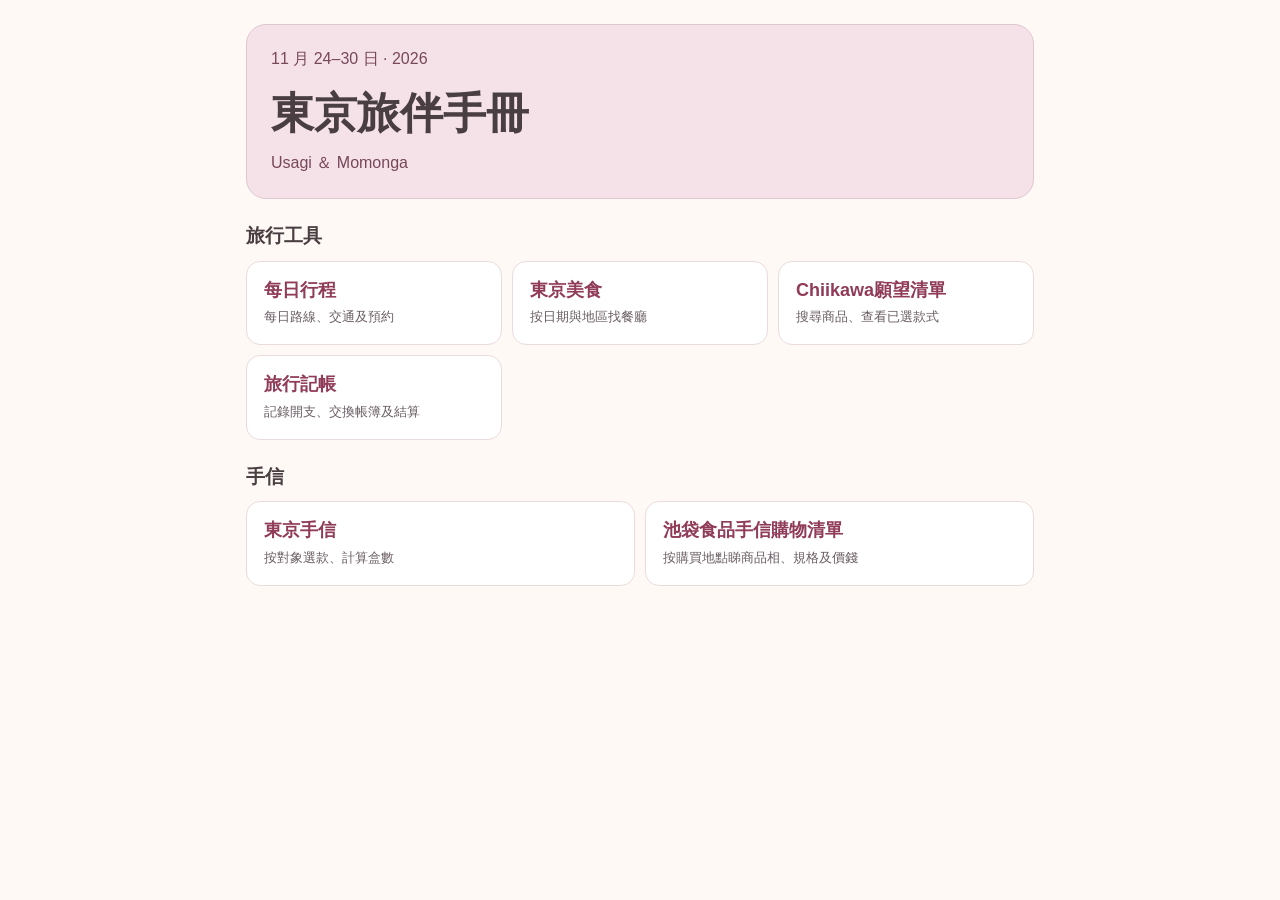
<file: index.html>
<!doctype html><html lang="zh-Hant"><meta charset="utf-8"><meta name="viewport" content="width=device-width,initial-scale=1"><title>東京旅伴手冊</title><style>*{box-sizing:border-box}body{margin:0;background:#fff9f5;color:#493e42;font:16px/1.55 -apple-system,'PingFang TC',sans-serif}main{max-width:820px;margin:auto;padding:24px 16px 45px}header{background:#f5e2e8;border:1px solid #dfc7d0;border-radius:20px;padding:22px 24px}header p{color:#77475a;margin:0}h1{margin:.2em 0 .1em;font-size:clamp(29px,6vw,43px)}h2{font-size:19px;margin:22px 0 10px}.grid{display:grid;grid-template-columns:repeat(auto-fit,minmax(min(225px,100%),1fr));gap:10px}a{display:block;background:white;padding:15px 17px;border:1px solid #eadbdc;border-radius:14px;color:#493e42;text-decoration:none}a:hover,a:focus-visible{outline:2px solid #b34868}strong{display:block;font-size:18px;color:#903b58}small{color:#695d63}.files a{padding:10px 14px;margin:6px 0;background:#eef4f6}</style><main><header><p>11 月 24–30 日 · 2026</p><h1>東京旅伴手冊</h1><p>Usagi ＆ Momonga</p></header><h2>旅行工具</h2><div class="grid"><a href="每日行程.html"><strong>每日行程</strong><small>每日路線、交通及預約</small></a><a href="東京美食.html"><strong>東京美食</strong><small>按日期與地區找餐廳</small></a><a href="Chiikawa願望清單.html"><strong>Chiikawa願望清單</strong><small>搜尋商品、查看已選款式</small></a><a href="ledger/"><strong>旅行記帳</strong><small>記錄開支、交換帳簿及結算</small></a></div><h2>手信</h2><div class="grid"><a href="東京手信.html"><strong>東京手信</strong><small>按對象選款、計算盒數</small></a><a href="池袋食品手信購物清單.html"><strong>池袋食品手信購物清單</strong><small>按購買地點睇商品相、規格及價錢</small></a></div></main></html>
</file>
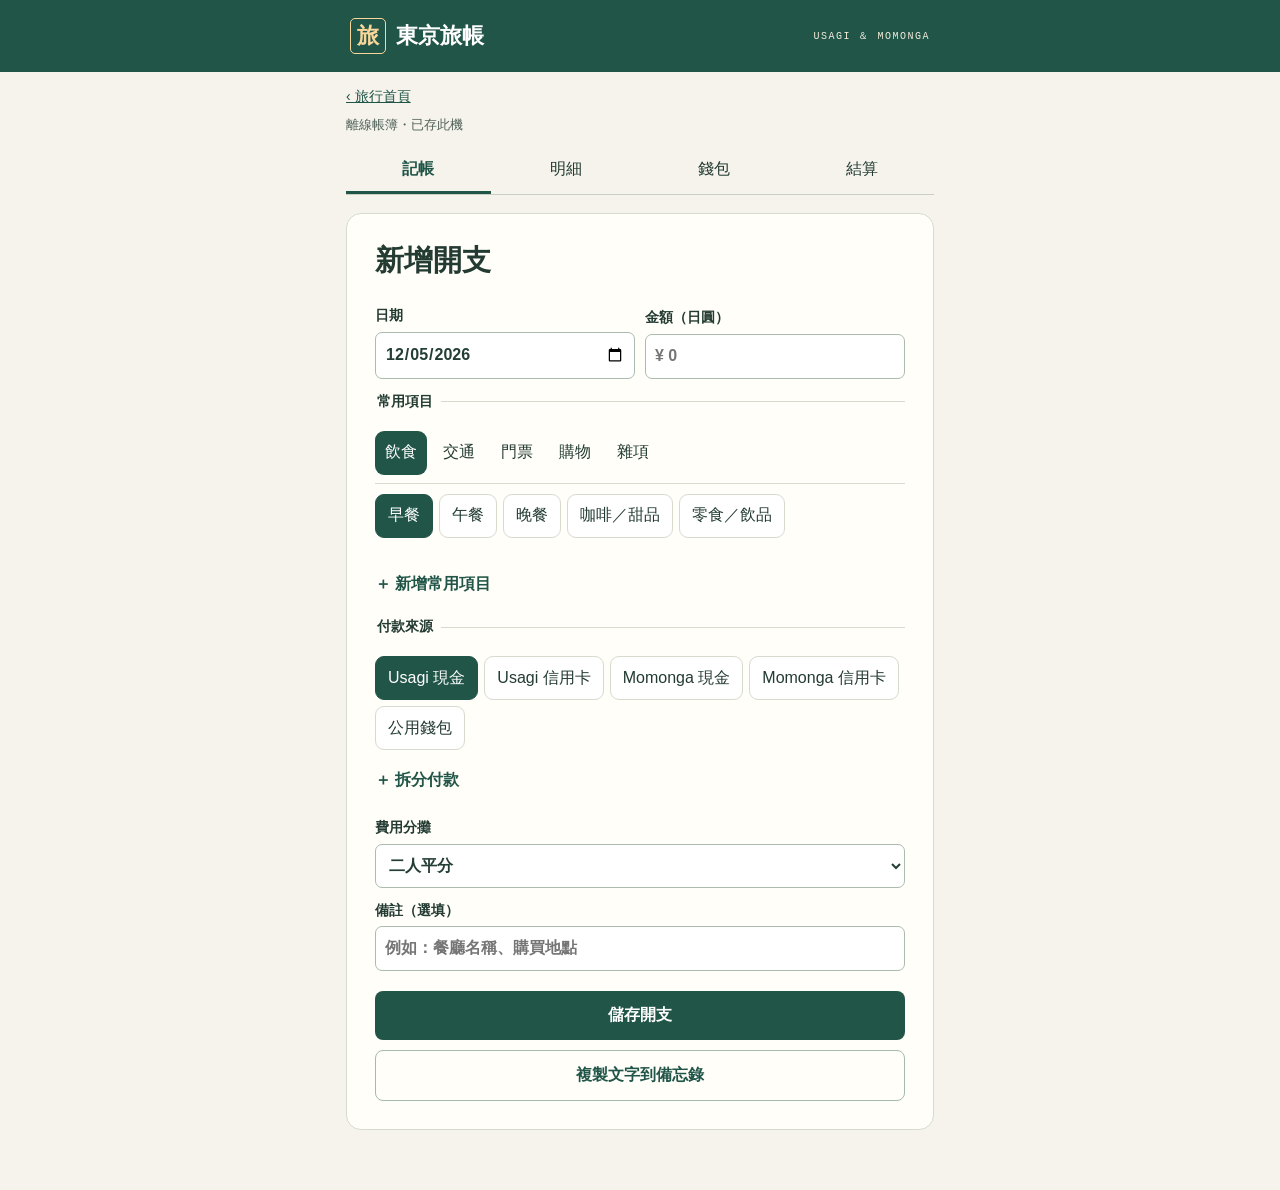
<file: ledger/index.html>
<!DOCTYPE html><html lang="zh-Hant"><head><meta charset="utf-8"><meta name="viewport" content="width=device-width,initial-scale=1,viewport-fit=cover"><meta name="theme-color" content="#215548"><title>東京旅帳 · Usagi & Momonga</title><link rel="stylesheet" href="style.css"><link rel="icon" href="icon.svg"></head><body>
<header><div><span class="mark" aria-hidden="true">旅</span><span>東京旅帳</span></div><small>USAGI ＆ MOMONGA</small></header>
<main><a href="../" style="font-size:14px;color:#215548">‹ 旅行首頁</a><div class="status"><span id="network" role="status"></span><button id="login" type="button" hidden>Google 登入</button></div>
<nav aria-label="主選單"><button data-tab="entry" aria-current="page">記帳</button><button data-tab="ledger">明細</button><button data-tab="wallet">錢包</button><button data-tab="summary">結算</button></nav>
<section id="entry" hidden><h1>新增開支</h1><form id="expense">
<div class="row"><label>日期<input id="day" type="date" required></label><label>金額（日圓）<input id="amount" inputmode="numeric" type="number" min="1" max="999999999" step="1" placeholder="¥ 0" required></label></div>
<fieldset><legend>常用項目</legend><select id="item" hidden aria-label="常用項目"></select><div id="catTabs" class="chips cats" aria-label="項目分類"></div><div id="itemTabs" class="chips" aria-label="項目"></div></fieldset><button type="button" id="addItem" class="link">＋ 新增常用項目</button>
<div id="suicaBox" hidden><label>Suica 卡主<select id="owner"><option>Usagi</option><option>Momonga</option></select></label></div>
<fieldset><legend>付款來源</legend><div id="pays"></div><button type="button" id="addPay" class="link">＋ 拆分付款</button></fieldset>
<label>費用分攤<select id="split"><option value="half">二人平分</option><option>Usagi</option><option>Momonga</option><option value="exact">自訂金額</option></select></label>
<div id="exactBox" hidden><label>Usagi 份額（日圓）<input type="number" min="0" step="1" id="exact" inputmode="numeric"></label></div><p class="hint" id="shares"></p>
<label>備註（選填）<input id="note" maxlength="500" placeholder="例如：餐廳名稱、購買地點"></label>
<button class="primary">儲存開支</button><button type="button" id="copyDraft" class="secondary">複製文字到備忘錄</button></form></section>
<section id="ledger" hidden><h1>開支明細</h1><div class="backup"><h2>交換完整帳簿</h2><p>複製下方某日的全日記錄，用 WhatsApp 傳送整段訊息。收到後貼在這裡，重複匯入只計一次。</p><label>WhatsApp 帳目訊息<textarea id="pasteDay"></textarea></label><button type="button" class="primary" id="mergeDay">貼上後合併</button><button class="secondary" id="backupOut">匯出完整帳簿（JSON）</button><label class="secondary filePick">匯入並合併帳簿<input id="backupIn" type="file" accept=".json,application/json"></label><p role="status" id="mergeResult"></p></div><div id="history"></div></section>
<section id="wallet" hidden><h1>錢包</h1><h2>出發時的私人現金</h2><p class="hint">填寫放入公用錢包前，各人隨身帶備的日圓。每人保留最近填報的金額。</p><div id="openingList"></div><form id="openingForm"><div class="row"><label>成員<select id="openingPerson"><option>Usagi</option><option>Momonga</option></select></label><label>起始現金（日圓）<input id="openingAmount" required type="number" min="0" max="999999999" step="1" inputmode="numeric"></label></div><button class="primary">儲存起始現金</button></form><h2>公用錢包</h2><div id="walletTotals"></div><form id="transfer"><label>交易<select id="kind"><option value="deposit">放入現金</option><option value="return">取回現金</option></select></label><div class="row"><label>成員<select id="person"><option>Usagi</option><option>Momonga</option></select></label><label>日期<input type="date" id="walletDay" required></label></div><label>金額（日圓）<input type="number" id="walletAmount" inputmode="numeric" min="1" max="999999999" step="1" required></label><button class="primary">儲存錢包交易</button></form><h2>錢包收支</h2><div id="walletLog"></div></section>
<section id="summary" hidden><h1>旅程結算</h1><div id="results"></div><button id="export" class="secondary">下載 Excel 帳簿</button></section></main>
<dialog id="newItem"><form id="itemForm"><h2>新增常用項目</h2><label>名稱<input id="itemName" required maxlength="40"></label><label>分類<select id="category"></select></label><button class="primary">加入並選用</button><button class="secondary" type="button" data-close>取消</button></form></dialog>
<dialog id="clipboard"><h2>複製記錄</h2><textarea readonly id="manual"></textarea><button class="secondary" data-close>完成</button></dialog><div role="status" id="toast"></div>
<script src="config.js"></script><script src="book.js"></script><script src="excel.js"></script><script src="backup.js"></script><script src="app.js"></script></body></html>
</file>
<file: ledger/style.css>
:root{font:16px/1.55 "PingFang TC","Microsoft JhengHei",sans-serif;color:#233b32;background:#f5f3ec;--green:#215548;--border:#d7dbce}*{box-sizing:border-box}[hidden]{display:none!important}body{margin:0}header{background:var(--green);color:#fff;padding:18px max(20px,calc((100% - 580px)/2));display:flex;align-items:center;justify-content:space-between;gap:8px}header div{display:flex;align-items:center;gap:10px;font-size:22px;font-weight:700;white-space:nowrap}.mark{border:1px solid #f9d79a;border-radius:5px;color:#f9d79a;padding:0 6px}header small{font:10px monospace;letter-spacing:1.5px}main{max-width:620px;margin:auto;padding:12px 16px 60px}.status{display:flex;justify-content:space-between;align-items:center;color:#506258;font-size:13px;min-height:32px}.status button,.link{color:var(--green);background:none;border:0;font-weight:bold;padding:8px 0;text-align:left}nav{display:flex;gap:3px;border-bottom:1px solid #c9d0c3;margin:4px 0 18px}button{font:inherit;cursor:pointer;color:inherit}nav button{flex:1;border:0;background:none;padding:12px 2px}nav [aria-current]{color:var(--green);font-weight:700;box-shadow:inset 0 -3px var(--green)}section,dialog{background:#fffef9;border:1px solid var(--border);border-radius:15px;padding:clamp(16px,4vw,28px)}h1,h2,p{margin:0 0 14px}h1{font:700 29px/1.3 "Songti TC",serif}h2{font-size:18px;margin-top:20px}label,legend{display:block;font-size:14px;font-weight:bold}label{margin-top:12px}input,select,textarea{display:block;width:100%;min-height:44px;margin:5px 0 0;padding:9px;border:1px solid #abbbae;border-radius:7px;background:white;color:#243e35;font:inherit;font-size:16px;min-width:0}.row,.payrow{display:flex;align-items:end;gap:10px}.row>*{flex:1;min-width:0}.payrow select{flex:1.5}.payrow input{flex:1}.payrow button{border:0;background:none;min-height:44px}fieldset{padding:12px 0 4px;margin:12px 0;border:0;border-top:1px solid var(--border)}legend{padding-right:8px}.primary,.secondary{display:block;width:100%;padding:12px;border-radius:8px;font-weight:700}.primary{background:var(--green);color:white;border:0;margin-top:20px}.secondary{background:transparent;color:var(--green);border:1px solid #a6baaa;margin-top:10px}.hint,small{font-size:13px;color:#57695c}.hint{margin:7px 0}.stat{background:#edf3e9;padding:16px;border-radius:8px;margin:12px 0}.stat strong{display:block;font:700 25px/1.5 Georgia,serif}.line,article{padding:10px 0;border-bottom:1px solid var(--border)}.line,.head{display:flex;justify-content:space-between;gap:12px}.head strong{white-space:nowrap}article p{overflow-wrap:anywhere;margin:4px 0;font-size:14px}.money{font-variant-numeric:tabular-nums}dialog{width:min(420px,92vw);color:inherit}dialog::backdrop{background:#152a2380}#toast:not(:empty){position:fixed;bottom:20px;left:50%;transform:translateX(-50%);background:#243d32;color:white;padding:10px 18px;border-radius:8px;width:max-content;max-width:92vw;z-index:5}textarea{height:8em}button:focus-visible,input:focus-visible,select:focus-visible{outline:3px solid #c48e34}header small{color:#f3eddb}button:disabled{opacity:.55;cursor:wait}
.chips{display:flex;flex-wrap:wrap;gap:6px;margin:6px 0 10px}.chips button{border:1px solid var(--border);background:white;padding:8px 12px;border-radius:9px;min-height:44px}.chips button[aria-pressed=true]{background:var(--green);border-color:var(--green);color:white}.cats{border-bottom:1px solid var(--border);padding-bottom:8px}.cats button{border:0;background:transparent;padding:6px 10px}.payrow{flex-wrap:wrap;gap:5px}.paychips{order:-1;width:100%}.payrow+.payrow{border-top:1px dashed var(--border);margin-top:10px;padding-top:8px}.backup{border:1px solid var(--border);padding:12px;border-radius:10px;margin:12px 0}.backup summary{cursor:pointer;font-weight:bold}.backup p{margin:8px 0}.filePick{text-align:center;position:relative;cursor:pointer}.filePick input{position:absolute;inset:0;opacity:0;cursor:pointer}

.remove-record{margin-left:16px;min-height:44px;color:#97334e}
</file>
